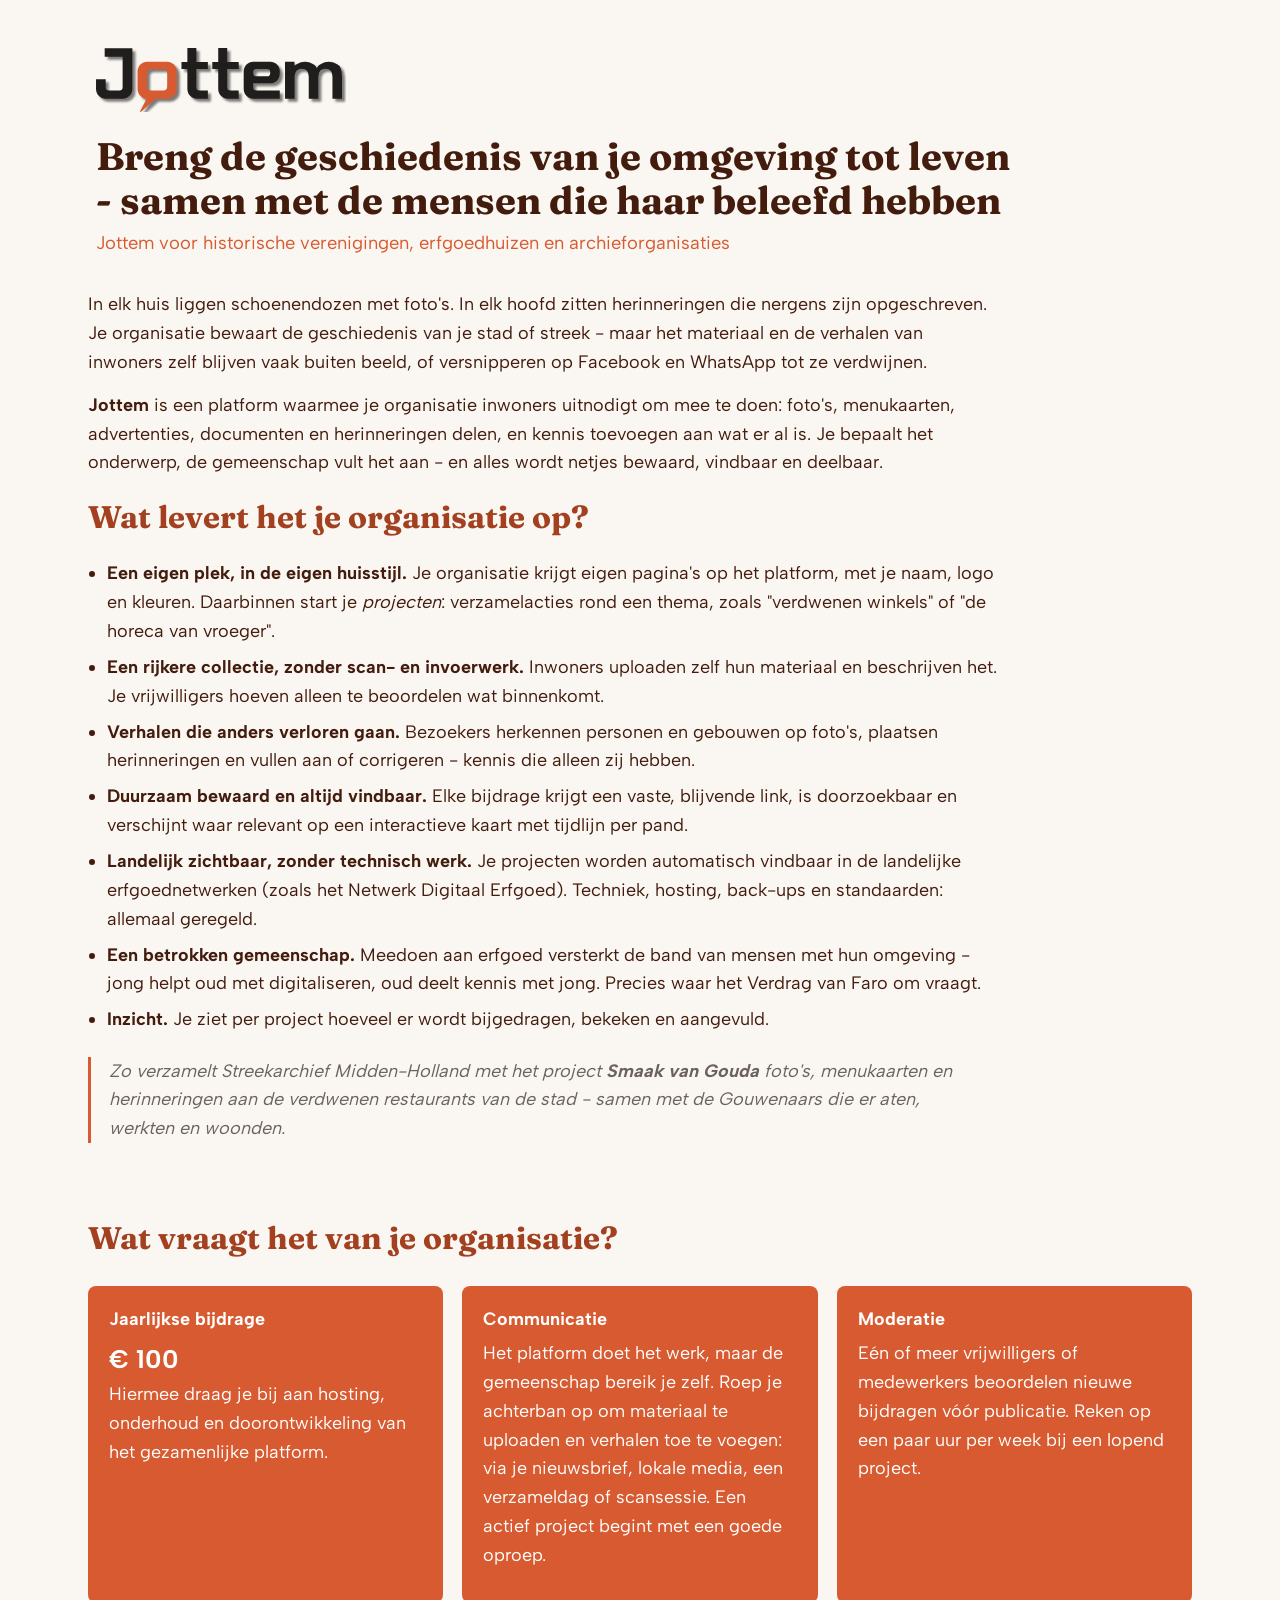
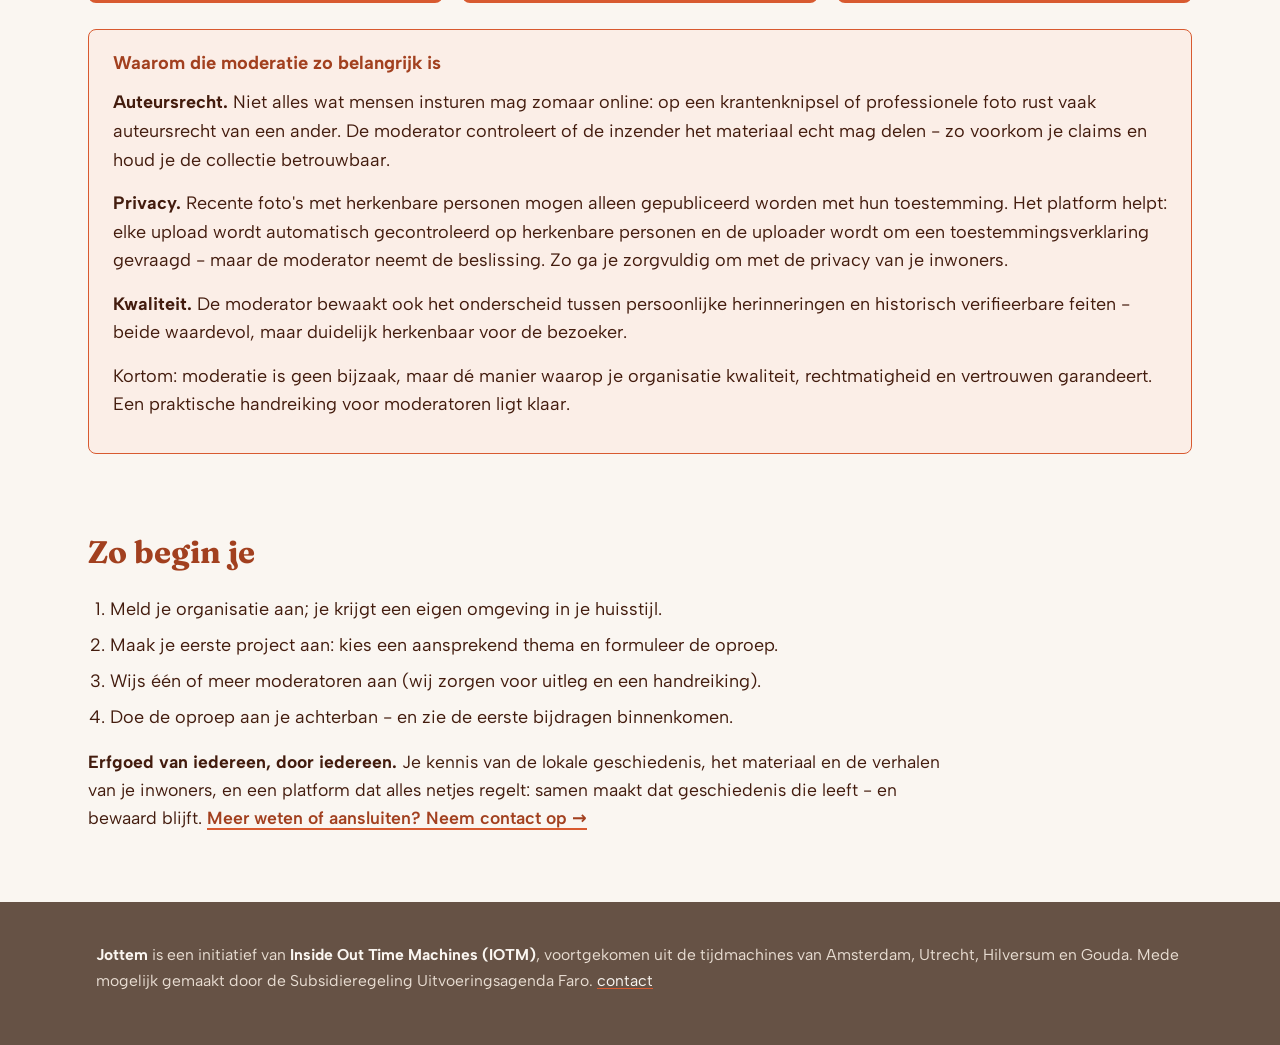
<file: jottem-voor-organisaties.html>
<!DOCTYPE html>
<html lang="nl">
<head>
<meta charset="utf-8">
<meta name="viewport" content="width=device-width, initial-scale=1">
<title>Jottem voor organisaties</title>
<meta name="description" content="Wat het Jottem-platform historische verenigingen, erfgoedhuizen en archieforganisaties oplevert - en wat het vraagt: een jaarlijkse bijdrage van € 100, communicatie en moderatie.">
<link rel="stylesheet" href="assets/styles.css">
<link rel="apple-touch-icon" sizes="180x180" href="assets/apple-touch-icon.png">
<link rel="icon" type="image/png" sizes="32x32" href="assets/favicon-32x32.png">
<link rel="icon" type="image/png" sizes="16x16" href="assets/favicon-16x16.png">
<style>
/* paginaspecifiek, bovenop assets/styles.css (zelfde tokens en footer als de homepage) */
.pagina-kop { max-width: 72rem; margin: 0 auto; padding: 3rem 2rem 0; }
.pagina-kop .logo { display: block; margin-bottom: 1.4rem; }
.pagina-kop .logo img { width: 250px; max-width: 60%; height: auto; display: block; }
.pagina-kop h1 {
    font-family: var(--serif);
    font-size: clamp(1.7rem, 3.4vw, 2.4rem);
    line-height: 1.15; text-wrap: balance;
    max-width: 30em; margin-bottom: .4rem;
}
.onderkop { font-family: var(--sans); color: var(--oranje); font-size: 1.15rem; margin-bottom: .5rem; }
.band p, .band ul, .band ol { max-width: 50em; }
.band p { margin-bottom: .9rem; }
.band ul { margin: 0 0 1rem 1.2rem; }
.band ol { margin: 0 0 1rem 1.4rem; }
.band li { margin-bottom: .45rem; }
.citaat {
    font-style: italic; color: var(--grijs);
    border-left: 3px solid var(--oranje);
    padding-left: 1.1rem; margin: 1.4rem 0; max-width: 50em;
}
.kosten { display: grid; grid-template-columns: repeat(auto-fit, minmax(16rem, 1fr)); gap: 1.2rem; margin: 1.4rem 0; color: var(--wit); }
.kosten .blok { background: var(--oranje); border-radius: .5rem; padding: 1.2rem 1.3rem; }
.kosten .blok b { font-family: var(--sans); display: block; margin-bottom: .35rem; }
.kosten .bedrag { font-size: 1.6rem; font-weight: 700; font-family: var(--sans); }
.kader {
    background: #fbeee7; border: 1px solid var(--oranje);
    border-radius: .5rem; padding: 1.2rem 1.5rem; margin: 1.6rem 0;
}
.kader h3 { font-family: var(--sans); color: var(--donkerrood, #a2401f); margin-bottom: .6rem; font-size: 1.15rem; }
.kader p { max-width: none; }
.slot { font-size: 1.1rem; }
@media print {
    .kosten, .kader { page-break-inside: avoid; }
}
@page { size: A4; margin: 2cm; }
</style>
</head>
<body>

<header class="pagina-kop">
    <a class="logo" href="/"><img src="assets/jottem-woordmerk.svg" alt="Jottem"></a>
    <h1>Breng de geschiedenis van je omgeving tot leven - samen met de mensen die haar beleefd hebben</h1>
    <p class="onderkop">Jottem voor historische verenigingen, erfgoedhuizen en archieforganisaties</p>
</header>

<main>
<section class="band">
    <p>In elk huis liggen schoenendozen met foto's. In elk hoofd zitten herinneringen die nergens
    zijn opgeschreven. Je organisatie bewaart de geschiedenis van je stad of streek - maar het
    materiaal en de verhalen van inwoners zelf blijven vaak buiten beeld, of versnipperen op
    Facebook en WhatsApp tot ze verdwijnen.</p>

    <p><b>Jottem</b> is een platform waarmee je organisatie inwoners uitnodigt om mee te doen:
    foto's, menukaarten, advertenties, documenten en herinneringen delen, en kennis toevoegen aan
    wat er al is. Je bepaalt het onderwerp, de gemeenschap vult het aan - en alles wordt netjes
    bewaard, vindbaar en deelbaar.</p>

    <h2>Wat levert het je organisatie op?</h2>
    <ul>
        <li><b>Een eigen plek, in de eigen huisstijl.</b> Je organisatie krijgt eigen pagina's op het
            platform, met je naam, logo en kleuren. Daarbinnen start je <i>projecten</i>: verzamelacties
            rond een thema, zoals "verdwenen winkels" of "de horeca van vroeger".</li>
        <li><b>Een rijkere collectie, zonder scan- en invoerwerk.</b> Inwoners uploaden zelf hun
            materiaal en beschrijven het. Je vrijwilligers hoeven alleen te beoordelen wat binnenkomt.</li>
        <li><b>Verhalen die anders verloren gaan.</b> Bezoekers herkennen personen en gebouwen op
            foto's, plaatsen herinneringen en vullen aan of corrigeren - kennis die alleen zij hebben.</li>
        <li><b>Duurzaam bewaard en altijd vindbaar.</b> Elke bijdrage krijgt een vaste, blijvende
            link, is doorzoekbaar en verschijnt waar relevant op een interactieve kaart met tijdlijn
            per pand.</li>
        <li><b>Landelijk zichtbaar, zonder technisch werk.</b> Je projecten worden automatisch
            vindbaar in de landelijke erfgoednetwerken (zoals het Netwerk Digitaal Erfgoed). Techniek,
            hosting, back-ups en standaarden: allemaal geregeld.</li>
        <li><b>Een betrokken gemeenschap.</b> Meedoen aan erfgoed versterkt de band van mensen met
            hun omgeving - jong helpt oud met digitaliseren, oud deelt kennis met jong. Precies waar
            het Verdrag van Faro om vraagt.</li>
        <li><b>Inzicht.</b> Je ziet per project hoeveel er wordt bijgedragen, bekeken en aangevuld.</li>
    </ul>

    <div class="citaat">Zo verzamelt Streekarchief Midden-Holland met het project
    <b>Smaak van Gouda</b> foto's, menukaarten en herinneringen aan de verdwenen restaurants van
    de stad - samen met de Gouwenaars die er aten, werkten en woonden.</div>
</section>

<section class="band">
    <h2>Wat vraagt het van je organisatie?</h2>
    <div class="kosten">
        <div class="blok">
            <b>Jaarlijkse bijdrage</b>
            <span class="bedrag">€ 100</span>
            <p>Hiermee draag je bij aan hosting, onderhoud en
            doorontwikkeling van het gezamenlijke platform.</p>
        </div>
        <div class="blok">
            <b>Communicatie</b>
            <p>Het platform doet het werk, maar de gemeenschap bereik je zelf. Roep je achterban op om
            materiaal te uploaden en verhalen toe te voegen: via je nieuwsbrief, lokale media, een
            verzameldag of scansessie. Een actief project begint met een goede oproep.</p>
        </div>
        <div class="blok">
            <b>Moderatie</b>
            <p>Eén of meer vrijwilligers of medewerkers beoordelen nieuwe bijdragen vóór publicatie.
            Reken op een paar uur per week bij een lopend project.</p>
        </div>
    </div>

    <div class="kader">
        <h3>Waarom die moderatie zo belangrijk is</h3>
        <p><b>Auteursrecht.</b> Niet alles wat mensen insturen mag zomaar online: op een
        krantenknipsel of professionele foto rust vaak auteursrecht van een ander. De moderator
        controleert of de inzender het materiaal echt mag delen - zo voorkom je claims en houd je
        de collectie betrouwbaar.</p>
        <p><b>Privacy.</b> Recente foto's met herkenbare personen mogen alleen gepubliceerd worden
        met hun toestemming. Het platform helpt: elke upload wordt automatisch gecontroleerd op
        herkenbare personen en de uploader wordt om een toestemmingsverklaring gevraagd - maar de
        moderator neemt de beslissing. Zo ga je zorgvuldig om met de privacy van je inwoners.</p>
        <p><b>Kwaliteit.</b> De moderator bewaakt ook het onderscheid tussen persoonlijke
        herinneringen en historisch verifieerbare feiten - beide waardevol, maar duidelijk
        herkenbaar voor de bezoeker.</p>
        <p>Kortom: moderatie is geen bijzaak, maar dé manier waarop je organisatie kwaliteit,
        rechtmatigheid en vertrouwen garandeert. Een praktische handreiking voor moderatoren
        ligt klaar.</p>
    </div>
</section>

<section class="band">
    <h2>Zo begin je</h2>
    <ol>
        <li>Meld je organisatie aan; je krijgt een eigen omgeving in je huisstijl.</li>
        <li>Maak je eerste project aan: kies een aansprekend thema en formuleer de oproep.</li>
        <li>Wijs één of meer moderatoren aan (wij zorgen voor uitleg en een handreiking).</li>
        <li>Doe de oproep aan je achterban - en zie de eerste bijdragen binnenkomen.</li>
    </ol>

    <p class="slot"><b>Erfgoed van iedereen, door iedereen.</b> Je kennis van de lokale geschiedenis,
    het materiaal en de verhalen van je inwoners, en een platform dat alles netjes regelt: samen
    maakt dat geschiedenis die leeft - en bewaard blijft. <a class="tekstlink" href="mailto:info@iotm.nl">Meer weten of aansluiten? Neem contact op →</a></p>
</section>
</main>

<footer>
    <p><strong>Jottem</strong> is een initiatief van <strong>Inside Out Time Machines (IOTM)</strong>,
    voortgekomen uit de tijdmachines van Amsterdam, Utrecht, Hilversum en Gouda. Mede mogelijk gemaakt door de Subsidieregeling Uitvoeringsagenda Faro.
    <a href="mailto:info@iotm.nl">contact</a></p>
</footer>

</body>
</html>
</file>
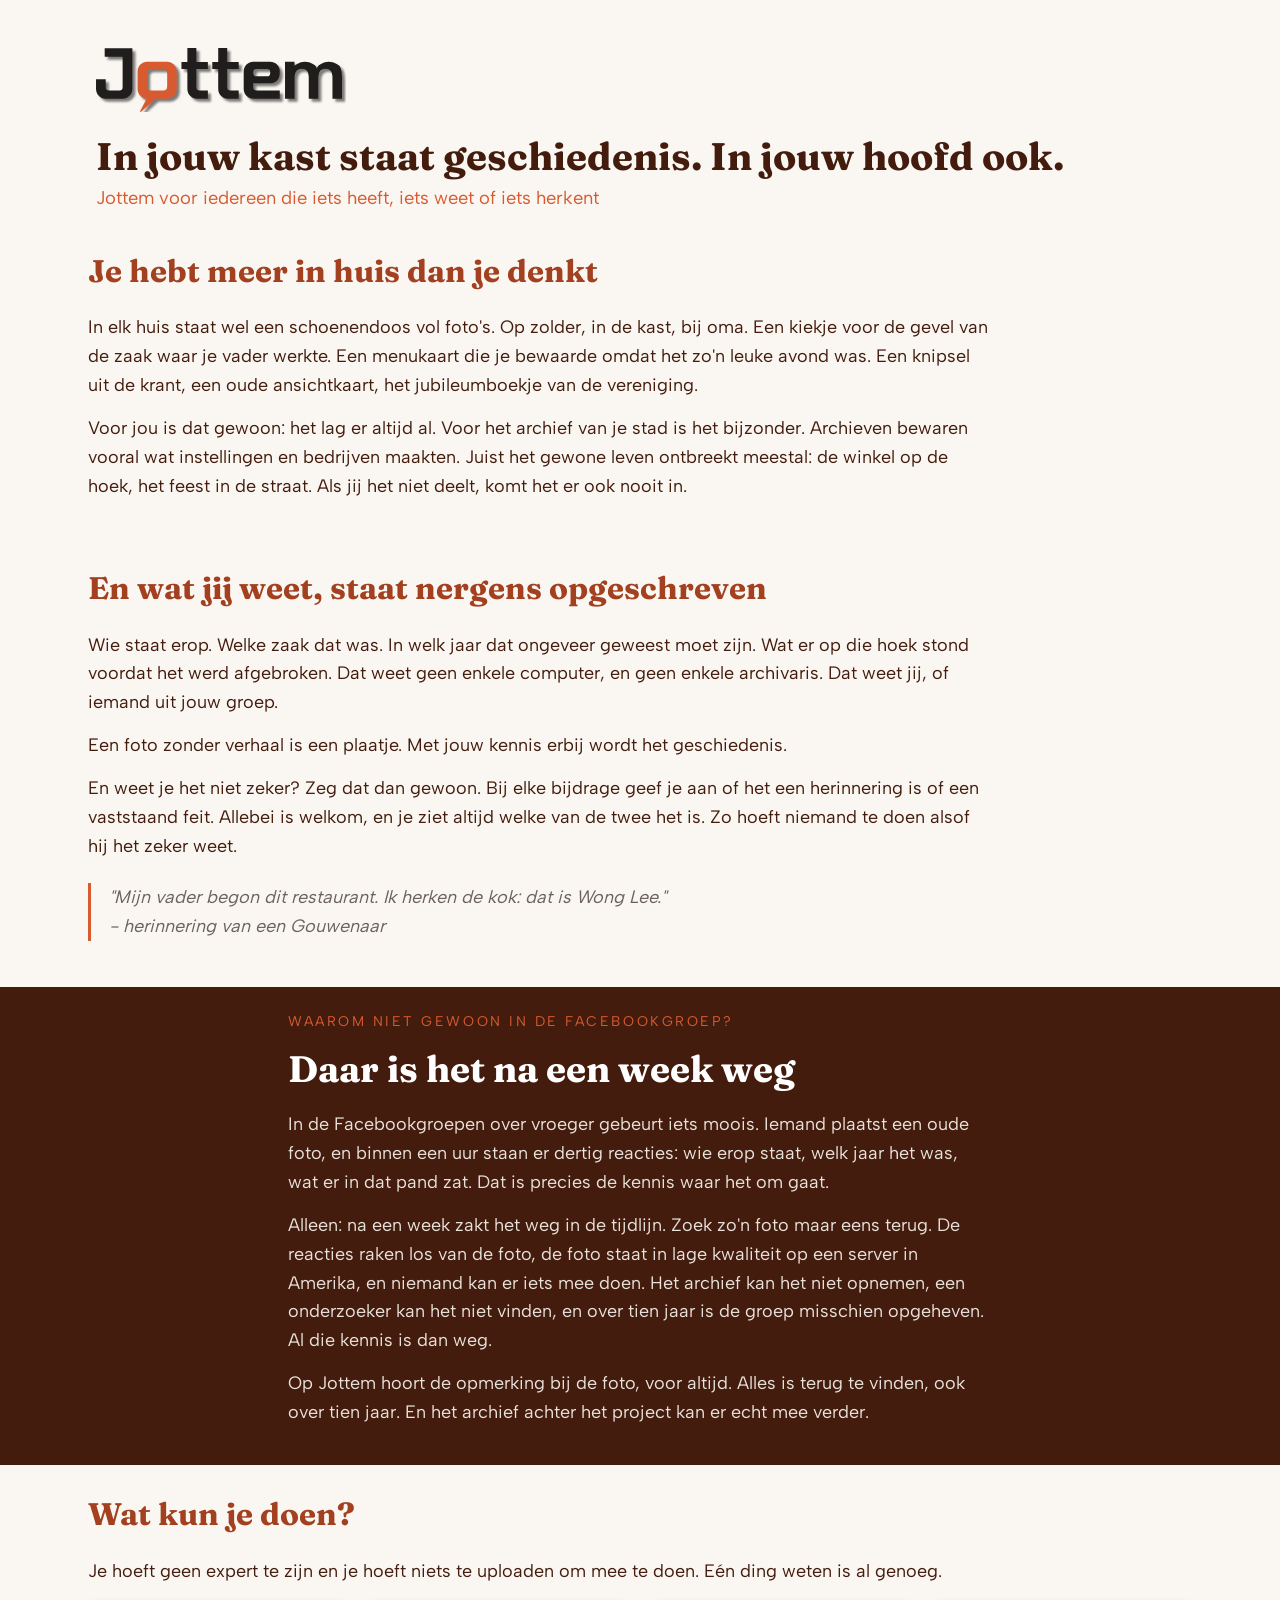
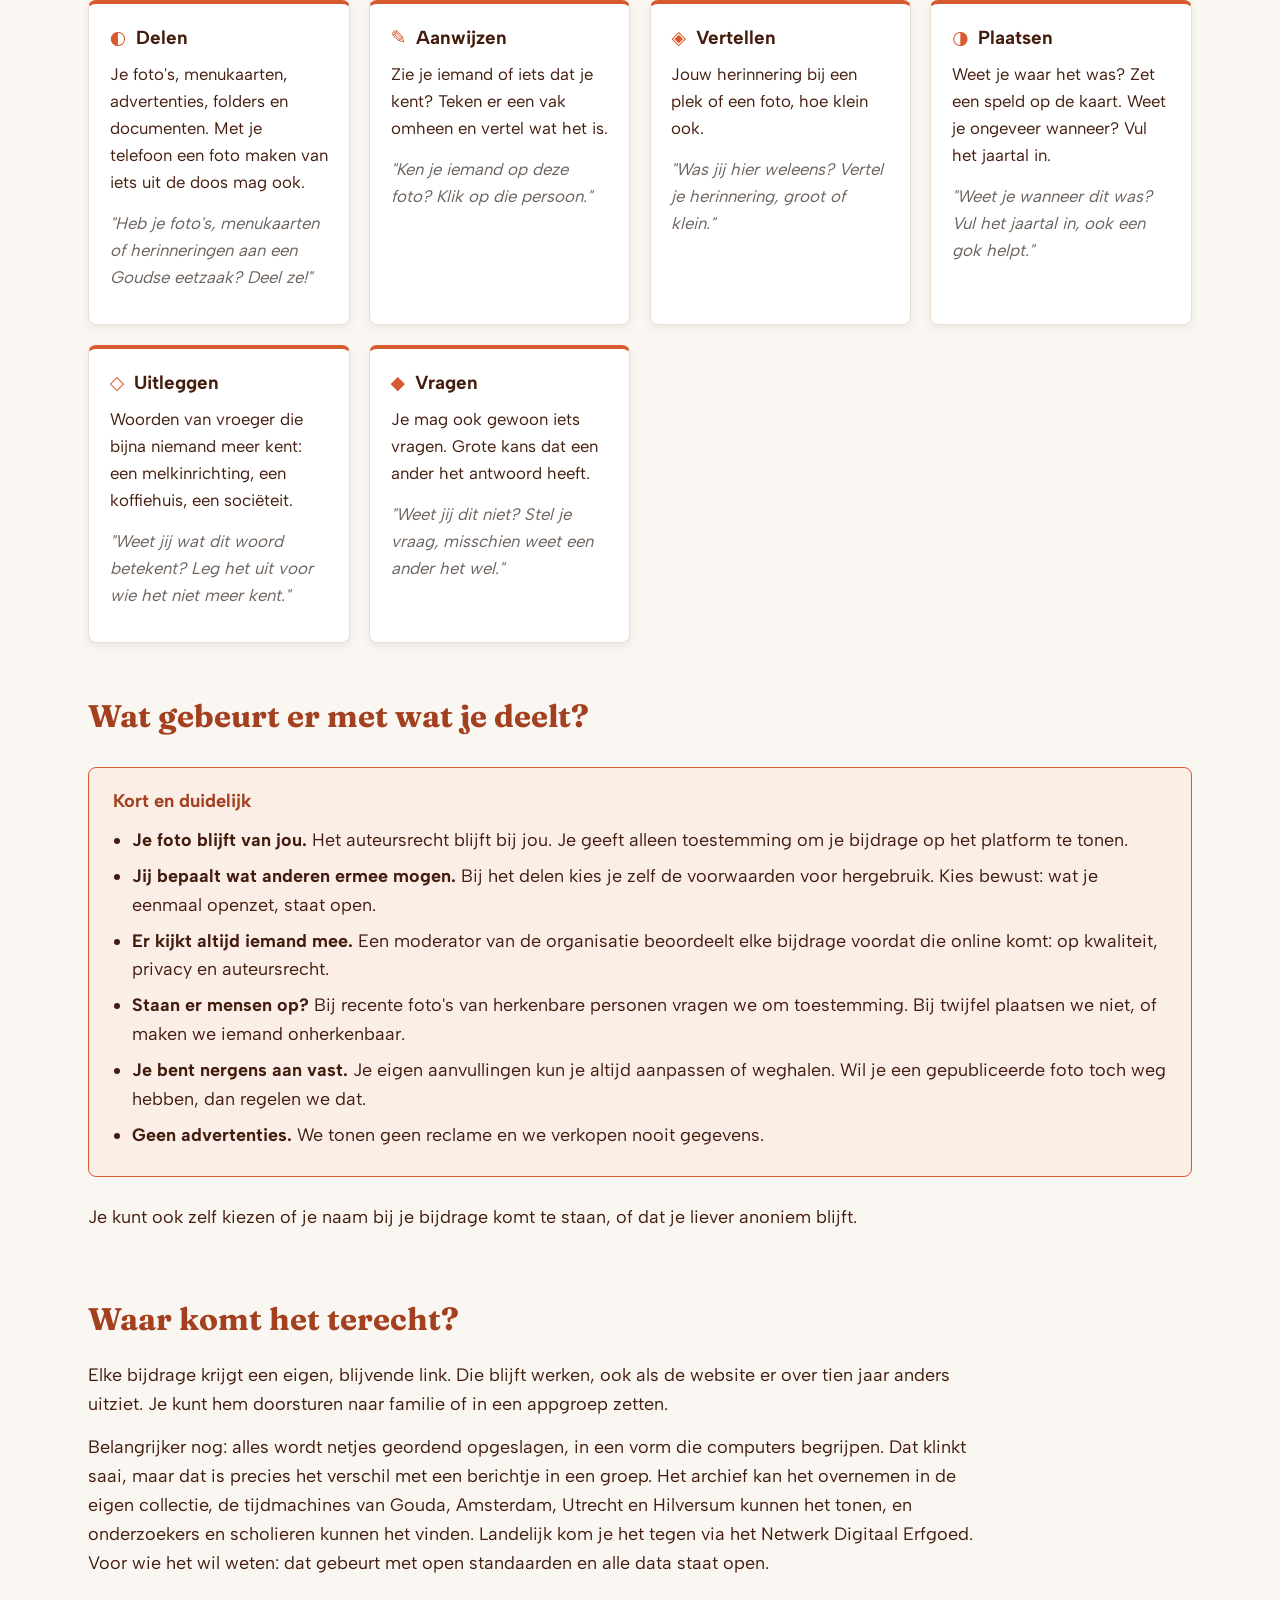
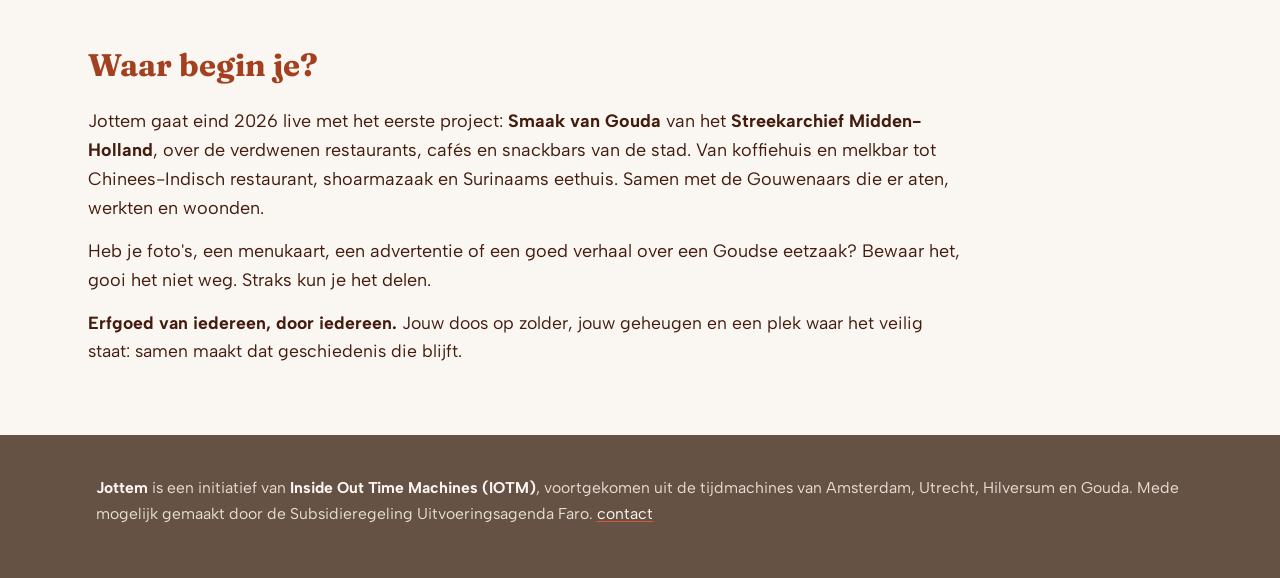
<file: waarom-meehelpen.html>
<!DOCTYPE html>
<html lang="nl">
<head>
<meta charset="utf-8">
<meta name="viewport" content="width=device-width, initial-scale=1">
<title>Waarom meehelpen? - Jottem</title>
<meta name="description" content="Jouw foto's, menukaarten en documenten zijn van grote waarde - en jouw kennis en herinneringen net zo goed. Op Jottem blijft het bewaard, vindbaar en bruikbaar, in plaats van weg te zakken in een tijdlijn.">
<link rel="stylesheet" href="assets/styles.css">
<link rel="apple-touch-icon" sizes="180x180" href="assets/apple-touch-icon.png">
<link rel="icon" type="image/png" sizes="32x32" href="assets/favicon-32x32.png">
<link rel="icon" type="image/png" sizes="16x16" href="assets/favicon-16x16.png">
<style>
/* paginaspecifiek, bovenop assets/styles.css (zelfde tokens en footer als de homepage) */
.pagina-kop { max-width: 72rem; margin: 0 auto; padding: 3rem 2rem 0; }
.pagina-kop .logo { display: block; margin-bottom: 1.4rem; }
.pagina-kop .logo img { width: 250px; max-width: 60%; height: auto; display: block; }
.pagina-kop h1 {
    font-family: var(--serif);
    font-size: clamp(1.7rem, 3.4vw, 2.4rem);
    line-height: 1.15; text-wrap: balance;
    max-width: 30em; margin-bottom: .4rem;
}
.onderkop { font-family: var(--sans); color: var(--oranje); font-size: 1.15rem; margin-bottom: .5rem; }
.band p, .band ul, .band ol { max-width: 50em; }
.band p { margin-bottom: .9rem; }
.band ul { margin: 0 0 1rem 1.2rem; }
.band li { margin-bottom: .45rem; }
.citaat {
    font-style: italic; color: var(--grijs);
    border-left: 3px solid var(--oranje);
    padding-left: 1.1rem; margin: 1.4rem 0; max-width: 50em;
}
.kader {
    background: #fbeee7; border: 1px solid var(--oranje);
    border-radius: .5rem; padding: 1.2rem 1.5rem; margin: 1.6rem 0;
}
.kader h3 { font-family: var(--sans); color: var(--roest); margin-bottom: .6rem; font-size: 1.15rem; }
.kader p, .kader ul { max-width: none; }
.kader ul { margin-bottom: 0; }
.slot { font-size: 1.1rem; }
.kaart .cta { color: var(--grijs); font-style: italic; }
.band.pilot .pilot-inhoud p { max-width: 46em; }
@page { size: A4; margin: 2cm; }
</style>
</head>
<body>

<header class="pagina-kop">
    <a class="logo" href="/"><img src="assets/jottem-woordmerk.svg" alt="Jottem"></a>
    <h1>In jouw kast staat geschiedenis. In jouw hoofd ook.</h1>
    <p class="onderkop">Jottem voor iedereen die iets heeft, iets weet of iets herkent</p>
</header>

<main>
<section class="band">
    <h2>Je hebt meer in huis dan je denkt</h2>

    <p>In elk huis staat wel een schoenendoos vol foto's. Op zolder, in de kast, bij oma. Een
    kiekje voor de gevel van de zaak waar je vader werkte. Een menukaart die je bewaarde omdat
    het zo'n leuke avond was. Een knipsel uit de krant, een oude ansichtkaart, het jubileumboekje
    van de vereniging.</p>

    <p>Voor jou is dat gewoon: het lag er altijd al. Voor het archief van je stad is het
    bijzonder. Archieven bewaren vooral wat instellingen en bedrijven maakten. Juist het gewone
    leven ontbreekt meestal: de winkel op de hoek, het feest in de straat. Als jij het niet
    deelt, komt het er ook nooit in.</p>
</section>

<section class="band">
    <h2>En wat jij weet, staat nergens opgeschreven</h2>

    <p>Wie staat erop. Welke zaak dat was. In welk jaar dat ongeveer geweest moet zijn. Wat er
    op die hoek stond voordat het werd afgebroken. Dat weet geen enkele computer, en geen enkele
    archivaris. Dat weet jij, of iemand uit jouw groep.</p>

    <p>Een foto zonder verhaal is een plaatje. Met jouw kennis erbij wordt het geschiedenis.</p>

    <p>En weet je het niet zeker? Zeg dat dan gewoon. Bij elke bijdrage geef je aan of het een
    herinnering is of een vaststaand feit. Allebei is welkom, en je ziet altijd welke van de twee
    het is. Zo hoeft niemand te doen alsof hij het zeker weet.</p>

    <div class="citaat">"Mijn vader begon dit restaurant. Ik herken de kok: dat is Wong Lee."
    <br>- herinnering van een Gouwenaar</div>
</section>

<section class="band pilot">
    <div class="pilot-inhoud">
        <p class="eyebrow">Waarom niet gewoon in de Facebookgroep?</p>
        <h2>Daar is het na een week weg</h2>
        <p>In de Facebookgroepen over vroeger gebeurt iets moois. Iemand plaatst een oude foto,
        en binnen een uur staan er dertig reacties: wie erop staat, welk jaar het was, wat er in
        dat pand zat. Dat is precies de kennis waar het om gaat.</p>
        <p>Alleen: na een week zakt het weg in de tijdlijn. Zoek zo'n foto maar eens terug.
        De reacties raken los van de foto, de foto staat in lage kwaliteit op een server in
        Amerika, en niemand kan er iets mee doen. Het archief kan het niet opnemen, een
        onderzoeker kan het niet vinden, en over tien jaar is de groep misschien opgeheven.
        Al die kennis is dan weg.</p>
        <p>Op Jottem hoort de opmerking bij de foto, voor altijd. Alles is terug te vinden, ook
        over tien jaar. En het archief achter het project kan er echt mee verder.</p>
    </div>
</section>

<section class="band">
    <h2>Wat kun je doen?</h2>

    <p>Je hoeft geen expert te zijn en je hoeft niets te uploaden om mee te doen. Eén ding weten
    is al genoeg.</p>

    <div class="kaarten">
        <article class="kaart">
            <h3><span class="nr" aria-hidden="true">◐</span> Delen</h3>
            <p>Je foto's, menukaarten, advertenties, folders en documenten. Met je telefoon een
            foto maken van iets uit de doos mag ook.</p>
            <p class="cta">"Heb je foto's, menukaarten of herinneringen aan een Goudse eetzaak?
            Deel ze!"</p>
        </article>
        <article class="kaart">
            <h3><span class="nr" aria-hidden="true">✎</span> Aanwijzen</h3>
            <p>Zie je iemand of iets dat je kent? Teken er een vak omheen en vertel wat het is.</p>
            <p class="cta">"Ken je iemand op deze foto? Klik op die persoon."</p>
        </article>
        <article class="kaart">
            <h3><span class="nr" aria-hidden="true">◈</span> Vertellen</h3>
            <p>Jouw herinnering bij een plek of een foto, hoe klein ook.</p>
            <p class="cta">"Was jij hier weleens? Vertel je herinnering, groot of klein."</p>
        </article>
        <article class="kaart">
            <h3><span class="nr" aria-hidden="true">◑</span> Plaatsen</h3>
            <p>Weet je waar het was? Zet een speld op de kaart. Weet je ongeveer wanneer? Vul het
            jaartal in.</p>
            <p class="cta">"Weet je wanneer dit was? Vul het jaartal in, ook een gok helpt."</p>
        </article>
        <article class="kaart">
            <h3><span class="nr" aria-hidden="true">◇</span> Uitleggen</h3>
            <p>Woorden van vroeger die bijna niemand meer kent: een melkinrichting, een
            koffiehuis, een sociëteit.</p>
            <p class="cta">"Weet jij wat dit woord betekent? Leg het uit voor wie het niet meer
            kent."</p>
        </article>
        <article class="kaart">
            <h3><span class="nr" aria-hidden="true">◆</span> Vragen</h3>
            <p>Je mag ook gewoon iets vragen. Grote kans dat een ander het antwoord heeft.</p>
            <p class="cta">"Weet jij dit niet? Stel je vraag, misschien weet een ander het wel."</p>
        </article>
    </div>
</section>

<section class="band">
    <h2>Wat gebeurt er met wat je deelt?</h2>

    <div class="kader">
        <h3>Kort en duidelijk</h3>
        <ul>
            <li><b>Je foto blijft van jou.</b> Het auteursrecht blijft bij jou. Je geeft alleen
                toestemming om je bijdrage op het platform te tonen.</li>
            <li><b>Jij bepaalt wat anderen ermee mogen.</b> Bij het delen kies je zelf de
                voorwaarden voor hergebruik. Kies bewust: wat je eenmaal openzet, staat open.</li>
            <li><b>Er kijkt altijd iemand mee.</b> Een moderator van de organisatie beoordeelt
                elke bijdrage voordat die online komt: op kwaliteit, privacy en auteursrecht.</li>
            <li><b>Staan er mensen op?</b> Bij recente foto's van herkenbare personen vragen we
                om toestemming. Bij twijfel plaatsen we niet, of maken we iemand onherkenbaar.</li>
            <li><b>Je bent nergens aan vast.</b> Je eigen aanvullingen kun je altijd aanpassen of
                weghalen. Wil je een gepubliceerde foto toch weg hebben, dan regelen we dat.</li>
            <li><b>Geen advertenties.</b> We tonen geen reclame en we verkopen nooit gegevens.</li>
        </ul>
    </div>

    <p>Je kunt ook zelf kiezen of je naam bij je bijdrage komt te staan, of dat je liever
    anoniem blijft.</p>
</section>

<section class="band">
    <h2>Waar komt het terecht?</h2>

    <p>Elke bijdrage krijgt een eigen, blijvende link. Die blijft werken, ook als de website er
    over tien jaar anders uitziet. Je kunt hem doorsturen naar familie of in een appgroep zetten.</p>

    <p>Belangrijker nog: alles wordt netjes geordend opgeslagen, in een vorm die computers
    begrijpen. Dat klinkt saai, maar dat is precies het verschil met een berichtje in een groep.
    Het archief kan het overnemen in de eigen collectie, de tijdmachines van Gouda, Amsterdam,
    Utrecht en Hilversum kunnen het tonen, en onderzoekers en scholieren kunnen het vinden.
    Landelijk kom je het tegen via het Netwerk Digitaal Erfgoed. Voor wie het wil weten: dat
    gebeurt met open standaarden en alle data staat open.</p>
</section>

<section class="band">
    <h2>Waar begin je?</h2>

    <p>Jottem gaat eind 2026 live met het eerste project: <b>Smaak van Gouda</b> van het
    <b>Streekarchief Midden-Holland</b>, over de verdwenen restaurants, cafés en snackbars van de
    stad. Van koffiehuis en melkbar tot Chinees-Indisch restaurant, shoarmazaak en Surinaams
    eethuis. Samen met de Gouwenaars die er aten, werkten en woonden.</p>

    <p>Heb je foto's, een menukaart, een advertentie of een goed verhaal over een Goudse eetzaak?
    Bewaar het, gooi het niet weg. Straks kun je het delen.</p>

    <p class="slot"><b>Erfgoed van iedereen, door iedereen.</b> Jouw doos op zolder, jouw
    geheugen en een plek waar het veilig staat: samen maakt dat geschiedenis die blijft.</p>

</section>
</main>

<footer>
    <p><strong>Jottem</strong> is een initiatief van <strong>Inside Out Time Machines (IOTM)</strong>,
    voortgekomen uit de tijdmachines van Amsterdam, Utrecht, Hilversum en Gouda. Mede mogelijk gemaakt door de Subsidieregeling Uitvoeringsagenda Faro.
    <a href="mailto:info@iotm.nl">contact</a></p>
</footer>

</body>
</html>
</file>
<file: assets/styles.css>
/* Jottem homepage - palet afgeleid van het woordmerk (oranje O #d85a30, inkt #1f1e1c)
   Huisstijl: zie https://brand.iotm.nl/ - fonts altijd lokaal, nooit via CDN */
@font-face { font-family: 'Fraunces'; font-style: normal; font-weight: 400; font-display: swap;
    src: url('fonts/fraunces-v38-latin-regular.woff2') format('woff2'); }
@font-face { font-family: 'Fraunces'; font-style: italic; font-weight: 400; font-display: swap;
    src: url('fonts/fraunces-v38-latin-italic.woff2') format('woff2'); }
@font-face { font-family: 'Fraunces'; font-style: normal; font-weight: 600; font-display: swap;
    src: url('fonts/fraunces-v38-latin-600.woff2') format('woff2'); }
@font-face { font-family: 'Fraunces'; font-style: normal; font-weight: 700; font-display: swap;
    src: url('fonts/fraunces-v38-latin-700.woff2') format('woff2'); }
@font-face { font-family: 'Albert Sans'; font-style: normal; font-weight: 400; font-display: swap;
    src: url('fonts/albert-sans-v4-latin-regular.woff2') format('woff2'); }
@font-face { font-family: 'Albert Sans'; font-style: normal; font-weight: 500; font-display: swap;
    src: url('fonts/albert-sans-v4-latin-500.woff2') format('woff2'); }
@font-face { font-family: 'Albert Sans'; font-style: normal; font-weight: 600; font-display: swap;
    src: url('fonts/albert-sans-v4-latin-600.woff2') format('woff2'); }
@font-face { font-family: 'Albert Sans'; font-style: normal; font-weight: 700; font-display: swap;
    src: url('fonts/albert-sans-v4-latin-700.woff2') format('woff2'); }

:root {
    --oranje: #d85a30;
    --roest: #a2401f;
    --inkt: hsl(15, 65%, 16%);
    --grijs: #6b625c;
    --papier: #faf6f1;
    --karton: #e8d9c4;
    --kartonrand: #d3bfa3;
    --wit: #ffffff;
    --geel: #fdf3c0;
    --onderkant: #665245; /* footer (merkgids) */
    --serif: 'Fraunces', Georgia, 'Times New Roman', serif;          /* koppen, citaten, labels */
    --sans: 'Albert Sans', 'Segoe UI', system-ui, Helvetica, Arial, sans-serif; /* lopende tekst en UI */
}

* { box-sizing: border-box; margin: 0; padding: 0; }

body {
    font-family: var(--sans);
    color: var(--inkt);
    background: var(--papier);
    line-height: 1.6;
    font-size: 1.125rem; /* 18px basis */
}

/* ---------- hero ---------- */
.hero {
    display: flex;
    flex-wrap: wrap;
    align-items: center;
    gap: 3rem;
    max-width: 72rem;
    margin: 0 auto;
    padding: 4rem 2rem 3rem;
}
.hero-tekst { flex: 1 1 24rem; max-width: 36rem; }
.woordmerk { width: min(310px, 70%); height: auto; display: block; margin-bottom: 1.2rem; }
.tagline {
    font-family: var(--serif);
    font-size: clamp(1.9rem, 4vw, 2.7rem);
    line-height: 1.15;
    font-weight: 700;
    text-wrap: balance;
    margin-bottom: 1rem;
}
.tagline em { color: var(--oranje); font-style: italic; }
.intro { font-size: 1.15rem; max-width: 34rem; margin-bottom: 1.3rem; }
.status {
    display: inline-block;
    font-family: var(--sans);
    font-size: 1rem;
    background: var(--geel);
    border: 1px solid #e5d489;
    padding: .45rem .9rem .45rem .8rem;
    border-radius: .35rem;
    box-shadow: 0 2px 5px rgba(31,30,28,.12);
    margin-bottom: 1.5rem;
	margin-top:1.5rem;
	width:100%;
}
.status-stip {
    display: inline-block; width: .6em; height: .6em; border-radius: 50%;
    background: var(--oranje); margin-right: .45em;
    animation: pols 2.4s ease-in-out infinite;
}
@keyframes pols { 0%,100% { opacity: 1; } 50% { opacity: .35; } }
.knoppen { display: flex; flex-wrap: wrap; gap: .7rem; }
.knop {
    font-family: var(--sans);
    font-weight: 600;
    font-size: 1.05rem;
    text-decoration: none;
    color: var(--roest);
    background: var(--wit);
    border: 2px solid var(--roest);
    border-radius: .45rem;
    padding: .6rem 1.1rem;
    transition: transform .15s ease, box-shadow .15s ease;
}
.knop:hover, .knop:focus-visible { transform: translateY(-2px); box-shadow: 0 4px 10px rgba(162,64,31,.25); }
.knop:focus-visible { outline: 3px solid var(--oranje); outline-offset: 2px; }
.knop.primair { background: var(--oranje); border-color: var(--oranje); color: var(--wit); }

/* ---------- de schoenendoos ---------- */
.doos {
    position: relative;
    flex: 1 1 20rem;
    min-height: 27rem;
    max-width: 30rem;
    margin: 0 auto;
}
.karton {
    position: absolute;
    bottom: 0; left: 6%;
    width: 88%; height: 8.5rem;
    background: linear-gradient(180deg, var(--karton), #ddc9ab);
    border: 2px solid var(--kartonrand);
    border-radius: .4rem .4rem .6rem .6rem;
    box-shadow: 0 12px 22px rgba(31,30,28,.18), inset 0 14px 0 rgba(255,255,255,.25);
}
.karton span {
    position: absolute; bottom: 1rem; left: 0; right: 0;
    text-align: center;
    font-family: var(--serif); font-style: italic;
    color: #7d6a52; font-size: .9rem; letter-spacing: .04em;
}
.polaroid {
    position: absolute;
    background: var(--wit);
    padding: .55rem .55rem 0;
    box-shadow: 0 6px 14px rgba(31,30,28,.22);
    transition: transform .2s ease;
}
.polaroid:hover { transform: scale(1.04) rotate(0deg) !important; z-index: 9; }
.polaroid .foto {
    width: 11rem; height: 8rem;
    position: relative; overflow: hidden;
    display: flex; align-items: center; justify-content: center;
}
.polaroid .label {
    font-family: var(--serif); font-style: italic;
    font-size: .88rem; color: var(--grijs);
    padding: .4rem .1rem .5rem; text-align: center;
}
.polaroid::before { /* plakband */
    content: "";
    position: absolute; top: -.55rem; left: 50%;
    width: 3.4rem; height: 1.05rem;
    margin-left: -1.7rem;
    background: rgba(232,217,196,.8);
    border: 1px solid rgba(211,191,163,.6);
    transform: rotate(-3deg);
}
.p1 { top: 0; left: 4%; transform: rotate(-5deg); z-index: 3; }
.p2 { top: 2.2rem; right: 2%; transform: rotate(4deg); z-index: 2; }
.p3 { top: 10.8rem; left: 12%; transform: rotate(-2deg); z-index: 4; }
.foto.gevel {
    background:
        linear-gradient(180deg, #c8a97f 0 55%, #8a6f52 55% 100%);
}
.foto.gevel::before {
    content: ""; position: absolute; inset: 12% 18% 30% 18%;
    background: linear-gradient(180deg, #6e4f38 0 30%, #f0e2c8 30% 100%);
    box-shadow: 0 0 0 4px #5a4632;
}
.foto.gevel::after {
    content: "LOTUS"; position: absolute; top: 16%; left: 0; right: 0;
    text-align: center; font-family: var(--sans); font-weight: 700;
    letter-spacing: .35em; color: #f4e6c0; font-size: .8rem;
}
.foto.menukaart { background: #f6ecd8; border: 1px solid #e3d3b0; }
.foto.menukaart span {
    font-family: var(--serif); letter-spacing: .4em; font-size: .85rem;
    color: var(--roest); border-top: 1px solid var(--roest); border-bottom: 1px solid var(--roest);
    padding: .3rem 0; width: 60%; text-align: center;
}
.p3 .foto { background: #efe9e2; }
.p3 .foto img { width: 92%; height: auto; }
.klok { /* vast middelpunt op de wijzerplaat; wijzers scharnieren hier omheen */
    position: absolute; left: 50%; top: 60%;
    width: 0; height: 0;
}
.klok::after { /* asje */
    content: ""; position: absolute; left: -3px; top: -3px;
    width: 6px; height: 6px; border-radius: 50%; background: var(--inkt);
}
.wijzer {
    position: absolute; left: -1px; bottom: 0;
    width: 2px; background: var(--inkt);
    transform-origin: 50% 100%;
}
.w1 { height: 1.5rem; animation: terugdraai 24s linear infinite; }
.w2 { height: 2.1rem; animation: terugdraai 4s linear infinite; }
/* de tijdmachine draait de tijd TERUG */
@keyframes terugdraai { to { transform: rotate(-360deg); } }
.memo {
    position: absolute;
    right: 6%; top: 12.4rem;
    width: 12rem;
    background: var(--geel);
    border: 1px solid #e5d489;
    padding: .8rem .9rem;
    font-family: var(--serif); font-style: italic;
    font-size: .95rem; line-height: 1.45;
    transform: rotate(3deg);
    box-shadow: 0 5px 12px rgba(31,30,28,.18);
    z-index: 5;
}
.memo span { color: var(--grijs); font-size: .78rem; }

/* ---------- banden ---------- */
.band { max-width: 72rem; margin: 0 auto; padding: 1.5rem; }
.band h2 {
    font-family: var(--serif);
    font-size: 1.95rem;
    color: var(--roest);
    margin-bottom: 1.1rem;
    text-wrap: balance;
}
.kaarten { display: grid; grid-template-columns: repeat(auto-fit, minmax(16rem, 1fr)); gap: 1.2rem; }
.kaart {
    background: var(--wit);
    border: 1px solid #eadfd2;
    border-top: 4px solid var(--oranje);
    border-radius: .5rem;
    padding: 1.2rem 1.3rem;
    box-shadow: 0 3px 8px rgba(31,30,28,.07);
}
.kaart h3 { font-family: var(--sans); font-size: 1.18rem; margin-bottom: .5rem; }
.kaart .nr { color: var(--oranje); margin-right: .3rem; }
.kaart p { font-size: 1.05rem; }

.pilot {
    max-width: none;
    background: var(--inkt);
    color: var(--papier);
}
.pilot-inhoud { max-width: 72rem; margin: 0 auto; padding: 0; max-width: 44rem; }
.pilot .eyebrow {
    font-family: var(--sans); text-transform: uppercase;
    letter-spacing: .18em; font-size: .88rem; color: var(--oranje);
    margin-bottom: .4rem;
}
.pilot h2 { color: var(--wit); font-size: 2.3rem; margin-bottom: .7rem; }
.pilot p { color: #e8e2da; max-width: 40rem; }
.pilot strong { color: var(--wit); }

.twee-kolommen { display: grid; grid-template-columns: repeat(auto-fit, minmax(19rem, 1fr)); gap: 2.5rem; }
.twee-kolommen p { margin-bottom: .8rem; max-width: 34rem; }
.tekstlink { color: var(--roest); font-family: var(--sans); font-weight: 600; text-decoration: none; border-bottom: 2px solid var(--oranje); }
.tekstlink:hover, .tekstlink:focus-visible { color: var(--oranje); }
.tekstlink:focus-visible { outline: 3px solid var(--oranje); outline-offset: 2px; }

/* footer conform de merkgids (brand.iotm.nl): inkt-vlak, papierwitte accenten */
footer {
    background: var(--onderkant);
    margin-top: 2rem;
    padding: 2.5rem 2rem;
    font-family: var(--sans);
    font-size: .98rem;
    color: #e8ddd2;
}
footer p { max-width: 68rem; margin: 0 auto .8rem; }
footer strong { color: var(--papier); }
footer a { color: var(--papier); text-decoration: underline; text-decoration-color: var(--oranje); text-underline-offset: 2px; }
footer a:hover { color: var(--oranje); }

@media (max-width: 700px) {
    .hero { padding: 2.5rem 1.3rem 2rem; gap: 2.2rem; }
    .doos { min-height: 25rem; }
    .band { padding: 2.2rem 1.3rem; }
}
@media (prefers-reduced-motion: reduce) {
    .status-stip, .w1, .w2 { animation: none; }
    .knop, .polaroid { transition: none; }
}
</file>
